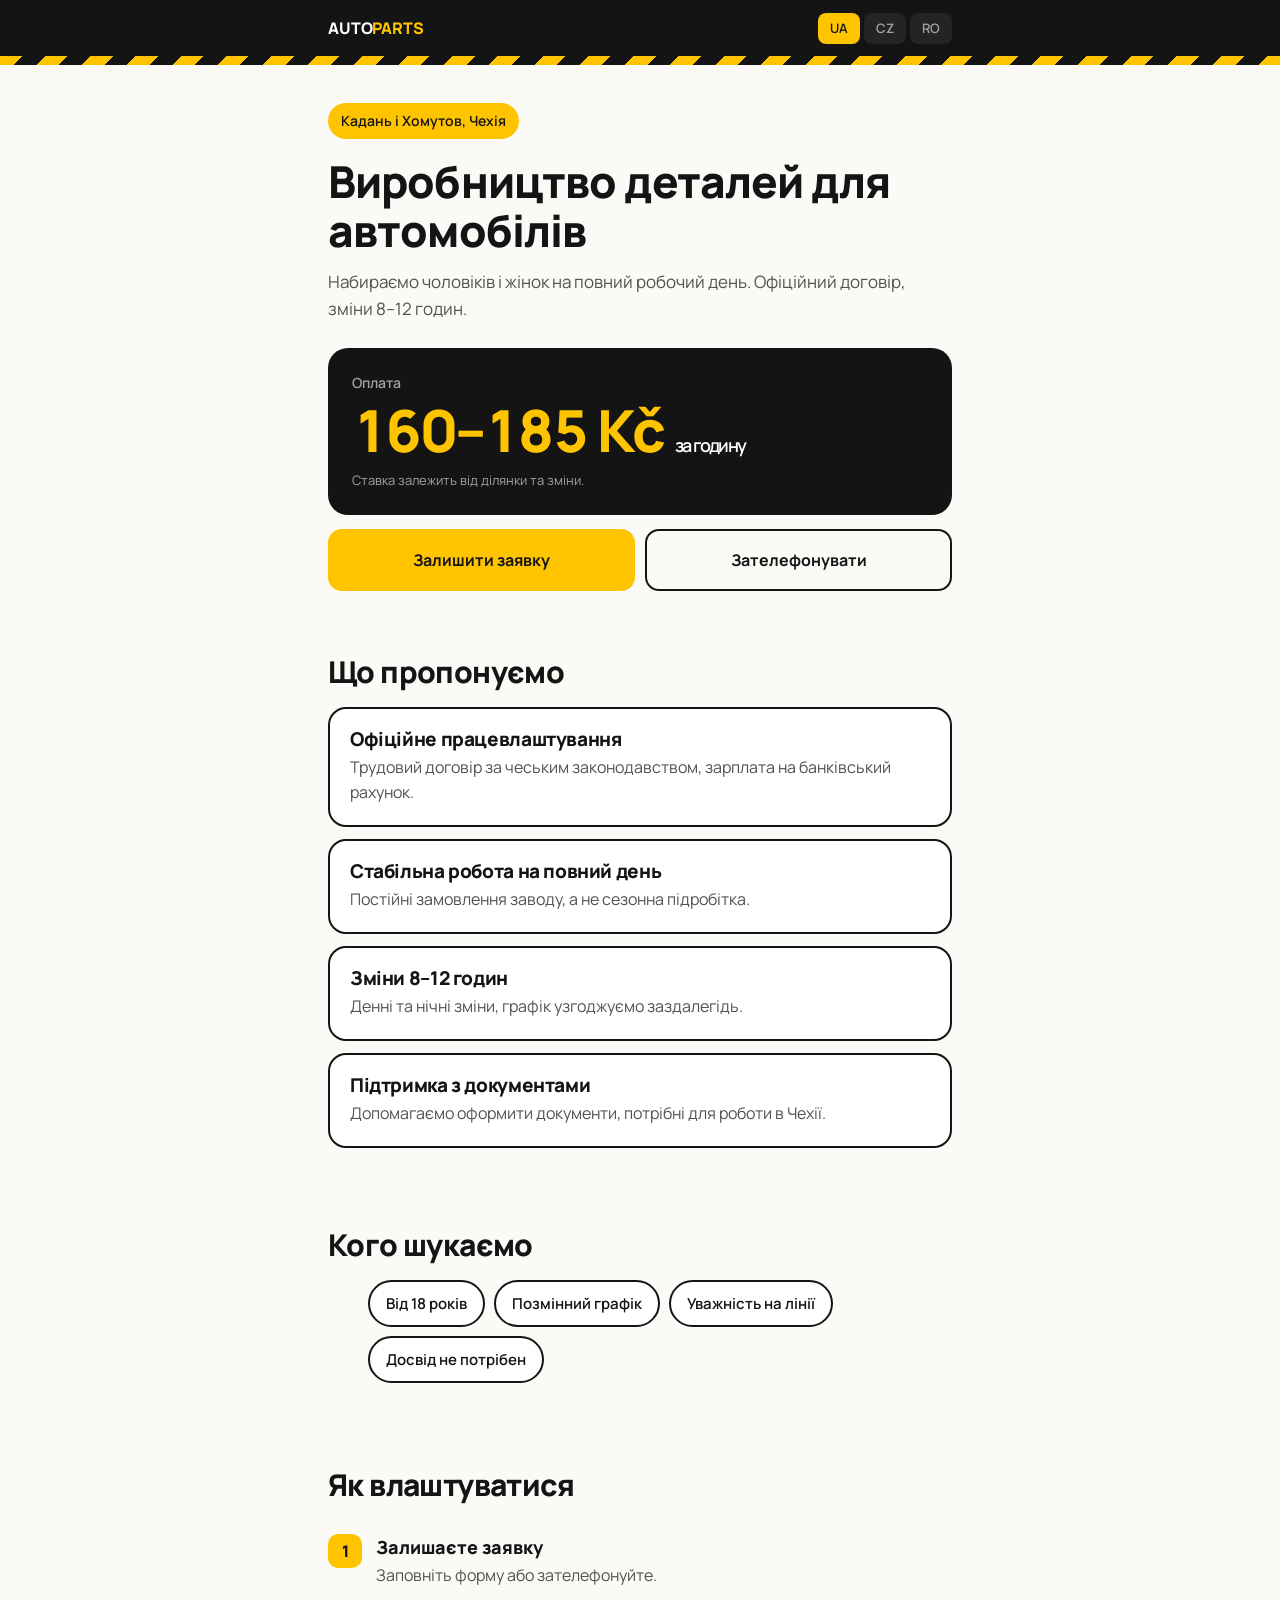
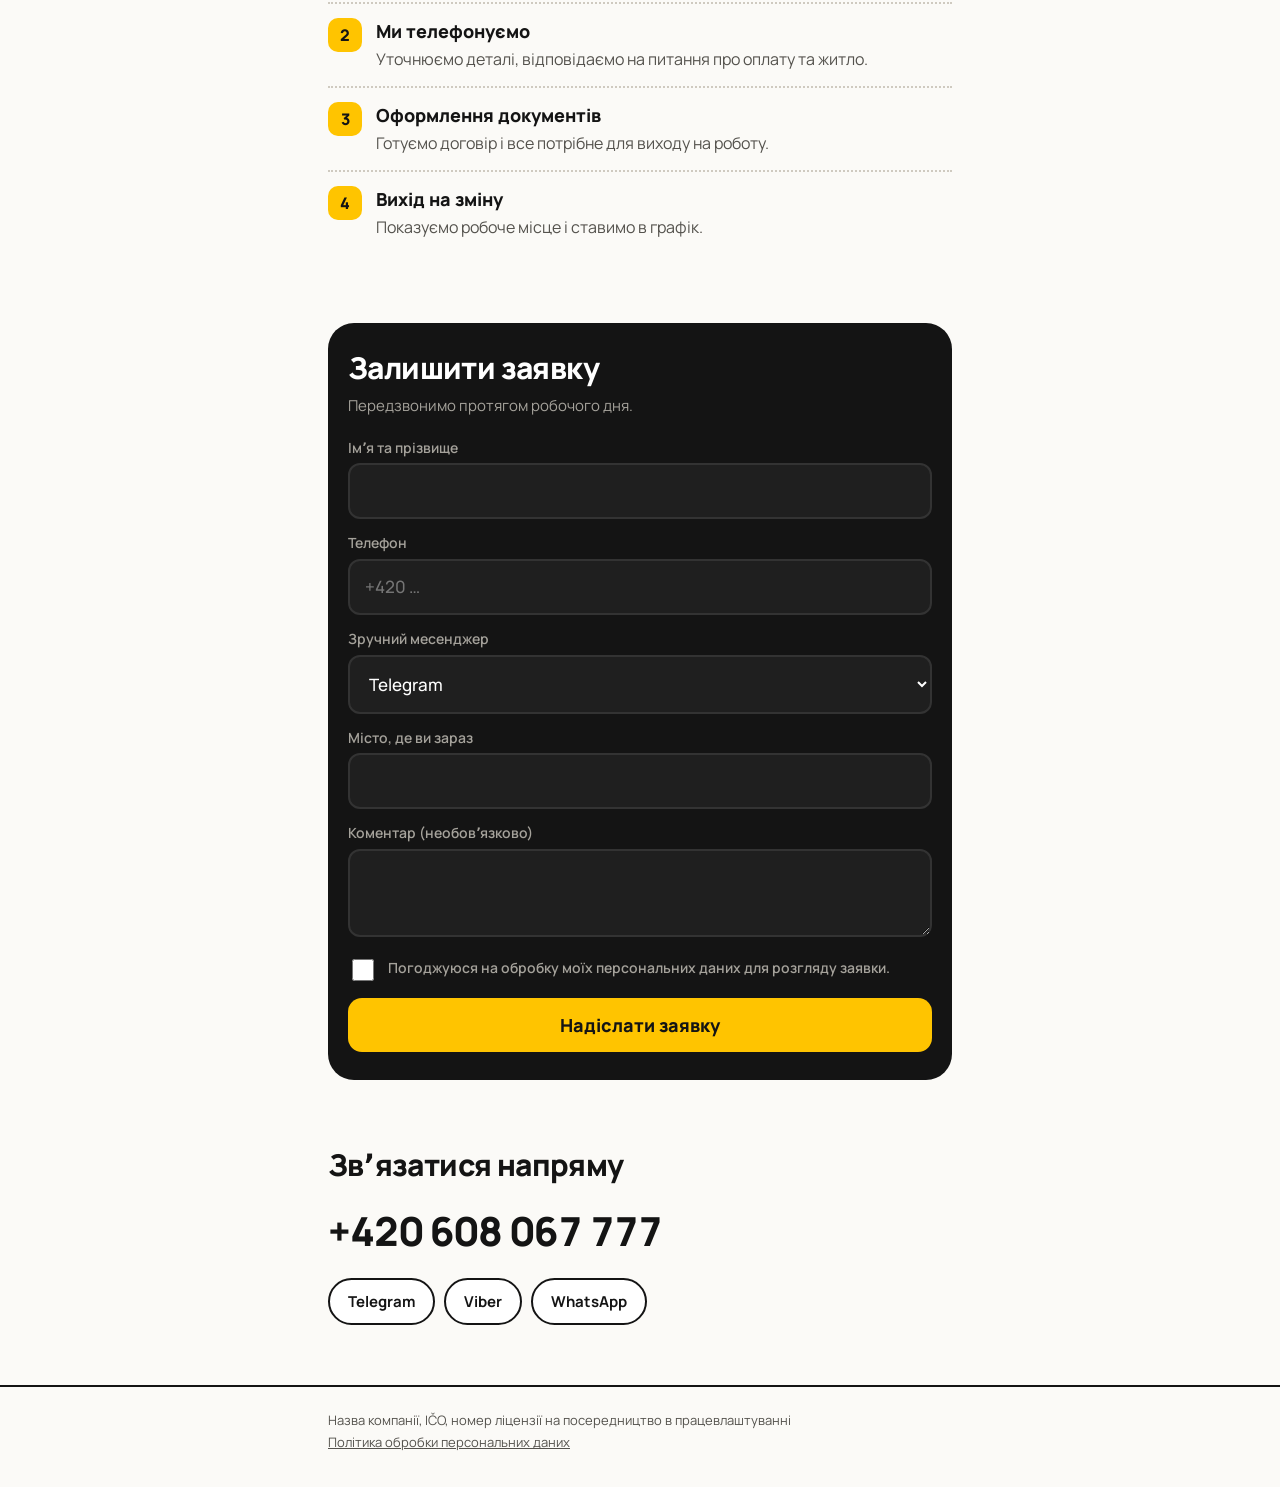
<file: variant mobile.html>
<!DOCTYPE html>
<html lang="uk">
<head>
<meta charset="utf-8">
<meta name="viewport" content="width=device-width, initial-scale=1">
<title>Виробництво деталей для автомобілів — Кадань, Хомутов</title>
<link rel="preconnect" href="https://fonts.googleapis.com">
<link rel="preconnect" href="https://fonts.gstatic.com" crossorigin>
<link href="https://fonts.googleapis.com/css2?family=Manrope:wght@400;500;600;800&display=swap" rel="stylesheet">
<style>
:root{
  --ink:#141414;
  --yellow:#FFC400;
  --yellow-deep:#E0AC00;
  --paper:#FBFAF7;
  --body:#54524D;
  --line:#141414;
}
*{box-sizing:border-box}
html{scroll-behavior:smooth}
body{margin:0;background:var(--paper);color:var(--ink);
  font-family:Manrope,system-ui,sans-serif;font-size:17px;line-height:1.55;-webkit-font-smoothing:antialiased;
  padding-bottom:84px}
@media(min-width:800px){body{padding-bottom:0}}
h1,h2,h3{margin:0;font-weight:800;line-height:1.12;letter-spacing:-.02em}
p{margin:0}
a{color:inherit}
.wrap{max-width:660px;margin:0 auto;padding:0 18px}

.bar{position:sticky;top:0;z-index:30;background:var(--ink);color:#fff}
.bar .wrap{display:flex;align-items:center;height:56px;gap:10px}
.mark{font-weight:800;font-size:16px;letter-spacing:-.01em}
.mark em{font-style:normal;color:var(--yellow)}
.langs{margin-left:auto;display:flex;gap:4px}
.langs button{font:600 13px/1 Manrope,sans-serif;background:#242424;color:#A5A29B;border:0;
  padding:9px 12px;border-radius:8px;cursor:pointer}
.langs button[aria-pressed="true"]{background:var(--yellow);color:var(--ink)}

.hazard{height:9px;background:repeating-linear-gradient(135deg,var(--yellow) 0 16px,var(--ink) 16px 32px)}

header{padding:38px 0 30px}
.place{display:inline-block;background:var(--yellow);font-weight:600;font-size:14px;
  padding:7px 13px;border-radius:999px;margin-bottom:18px}
h1{font-size:clamp(30px,8vw,44px)}
header .lead{margin-top:14px;color:var(--body);font-size:17px}

.paycard{margin-top:26px;background:var(--ink);color:#fff;border-radius:20px;padding:24px}
.paycard .lab{font-size:14px;color:#A5A29B;font-weight:600}
.paycard .val{font-size:clamp(40px,12vw,58px);font-weight:800;color:var(--yellow);letter-spacing:-.03em;
  line-height:1.05;margin-top:6px;font-variant-numeric:tabular-nums}
.paycard .unit{font-size:18px;color:#fff;font-weight:600}
.paycard .fine{font-size:13px;color:#A5A29B;margin-top:10px}

.actions{display:grid;grid-template-columns:1fr 1fr;gap:10px;margin-top:14px}
.btn{display:flex;align-items:center;justify-content:center;text-decoration:none;font-weight:700;
  border-radius:14px;padding:17px 14px;font-size:16px;border:2px solid var(--ink)}
.btn.solid{background:var(--yellow);border-color:var(--yellow)}
.btn.solid:hover{background:var(--yellow-deep);border-color:var(--yellow-deep)}
.btn.ghost:hover{background:var(--ink);color:#fff}

section{padding:34px 0}
h2{font-size:clamp(23px,5.5vw,30px);margin-bottom:18px}
.block{border:2px solid var(--line);border-radius:18px;padding:20px;background:#fff;margin-bottom:12px}
.block h3{font-size:19px;margin-bottom:5px}
.block p{color:var(--body);font-size:16px}
.tags{display:flex;flex-wrap:wrap;gap:9px}
.tags li{list-style:none;border:2px solid var(--line);border-radius:999px;padding:10px 16px;
  font-weight:600;font-size:15px;background:#fff}

.steps{list-style:none;counter-reset:s;margin:0;padding:0}
.steps li{counter-increment:s;display:flex;gap:14px;align-items:flex-start;padding:14px 0}
.steps li+li{border-top:2px dotted #CFCAC0}
.steps li:before{content:counter(s);flex:0 0 auto;width:34px;height:34px;border-radius:10px;
  background:var(--yellow);font:800 16px/34px Manrope,sans-serif;text-align:center}
.steps b{display:block;font-size:18px;font-weight:800}
.steps span{color:var(--body);font-size:16px}

.formsec{background:var(--ink);color:#fff;border-radius:26px;padding:28px 20px;margin:34px 0}
.formsec h2{color:#fff}
.formsec .sub{color:#A5A29B;font-size:15px;margin:-8px 0 20px}
.f{display:grid;gap:14px}
label{display:block;font:600 14px/1.4 Manrope,sans-serif;color:#A5A29B;margin-bottom:6px}
input,select,textarea{width:100%;background:#1F1F1F;color:#fff;border:2px solid #333;border-radius:12px;
  padding:15px;font:500 17px/1.3 Manrope,sans-serif}
input:focus,select:focus,textarea:focus{outline:none;border-color:var(--yellow)}
textarea{min-height:88px;resize:vertical}
.check{display:flex;gap:11px;align-items:flex-start;font-size:14px;color:#A5A29B;line-height:1.5}
.check input{width:22px;height:22px;flex:0 0 auto;margin-top:1px;accent-color:var(--yellow)}
button.send{background:var(--yellow);color:var(--ink);border:0;border-radius:14px;padding:18px;
  font:800 18px/1 Manrope,sans-serif;cursor:pointer;width:100%}
button.send:hover{background:var(--yellow-deep)}
button.send:disabled{opacity:.6;cursor:default}
.msg{font-size:15px;padding:14px;border-radius:12px;display:none}
.msg.ok{display:block;background:#17301E;color:#8FE3AA}
.msg.bad{display:block;background:#3A2A12;color:var(--yellow)}

.phone{display:block;font-size:clamp(26px,7vw,40px);font-weight:800;text-decoration:none;
  letter-spacing:-.02em;font-variant-numeric:tabular-nums}
.chips{display:flex;flex-wrap:wrap;gap:9px;margin-top:16px}
.chips a{text-decoration:none;border:2px solid var(--line);border-radius:999px;padding:10px 18px;
  font-weight:700;font-size:15px;background:#fff}
.chips a:hover{background:var(--ink);color:#fff}

footer{border-top:2px solid var(--line);margin-top:26px;padding:22px 0 34px;color:var(--body);font-size:13px;line-height:1.7}

.dock{position:fixed;left:0;right:0;bottom:0;z-index:40;background:var(--ink);
  padding:11px 14px calc(11px + env(safe-area-inset-bottom));display:flex;gap:9px}
.dock a{flex:1;text-align:center;text-decoration:none;font-weight:800;font-size:16px;padding:15px 8px;border-radius:12px}
.dock .call{background:var(--yellow);color:var(--ink)}
.dock .apply{background:#2A2A2A;color:#fff}
@media(min-width:800px){.dock{display:none}}
:focus-visible{outline:3px solid var(--yellow);outline-offset:2px}
@media (prefers-reduced-motion:reduce){*{transition:none!important}}
</style>
</head>
<body>

<div class="bar"><div class="wrap">
  <div class="mark">AUTO<em>PARTS</em></div>
  <div class="langs" role="group">
    <button data-lang="uk" aria-pressed="true">UA</button>
    <button data-lang="cs" aria-pressed="false">CZ</button>
    <button data-lang="ro" aria-pressed="false">RO</button>
  </div>
</div></div>
<div class="hazard"></div>

<header><div class="wrap">
  <div class="place" data-i="place"></div>
  <h1 data-i="h1"></h1>
  <p class="lead" data-i="lead"></p>

  <div class="paycard">
    <div class="lab" data-i="payLabel"></div>
    <div class="val"><span data-i="payValue"></span> <span class="unit" data-i="payUnit"></span></div>
    <div class="fine" data-i="payNote"></div>
  </div>

  <div class="actions">
    <a class="btn solid" href="#form" data-i="ctaApply"></a>
    <a class="btn ghost" href="tel:+420608067777" data-i="ctaCall"></a>
  </div>
</div></header>

<section><div class="wrap">
  <h2 data-i="offerTitle"></h2>
  <div class="block"><h3 data-i="o1t"></h3><p data-i="o1d"></p></div>
  <div class="block"><h3 data-i="o2t"></h3><p data-i="o2d"></p></div>
  <div class="block"><h3 data-i="o3t"></h3><p data-i="o3d"></p></div>
  <div class="block"><h3 data-i="o4t"></h3><p data-i="o4d"></p></div>
</div></section>

<section><div class="wrap">
  <h2 data-i="reqTitle"></h2>
  <ul class="tags">
    <li data-i="r1"></li><li data-i="r2"></li><li data-i="r3"></li><li data-i="r4"></li>
  </ul>
</div></section>

<section><div class="wrap">
  <h2 data-i="howTitle"></h2>
  <ol class="steps">
    <li><div><b data-i="s1t"></b><span data-i="s1d"></span></div></li>
    <li><div><b data-i="s2t"></b><span data-i="s2d"></span></div></li>
    <li><div><b data-i="s3t"></b><span data-i="s3d"></span></div></li>
    <li><div><b data-i="s4t"></b><span data-i="s4d"></span></div></li>
  </ol>
</div></section>

<div class="wrap"><div class="formsec" id="form">
  <h2 data-i="formTitle"></h2>
  <p class="sub" data-i="formSub"></p>
  <form id="applyForm" class="f" novalidate>
    <div><label for="f-name" data-i="fName"></label><input id="f-name" name="name" required autocomplete="name"></div>
    <div><label for="f-phone" data-i="fPhone"></label><input id="f-phone" name="phone" type="tel" required placeholder="+420 …" autocomplete="tel"></div>
    <div><label for="f-msg" data-i="fMessenger"></label>
      <select id="f-msg" name="messenger">
        <option>Telegram</option><option>Viber</option><option>WhatsApp</option><option data-i="fCall"></option>
      </select></div>
    <div><label for="f-city" data-i="fCity"></label><input id="f-city" name="city" autocomplete="address-level2"></div>
    <div><label for="f-note" data-i="fNote"></label><textarea id="f-note" name="note"></textarea></div>
    <div class="check"><input id="f-ok" type="checkbox" required>
      <label for="f-ok" style="margin:0" data-i="fConsent"></label></div>
    <button class="send" type="submit" data-i="fSubmit"></button>
    <div class="msg" id="formMsg"></div>
  </form>
</div></div>

<section><div class="wrap">
  <h2 data-i="contactTitle"></h2>
  <a class="phone" href="tel:+420608067777">+420 608 067 777</a>
  <div class="chips">
    <a href="https://t.me/+420608067777">Telegram</a>
    <a href="viber://chat?number=%2B420608067777">Viber</a>
    <a href="https://wa.me/420608067777">WhatsApp</a>
  </div>
</div></section>

<footer><div class="wrap">
  <p data-i="footCompany"></p>
  <p><a href="#" data-i="footPrivacy"></a></p>
</div></footer>

<nav class="dock">
  <a class="call" href="tel:+420608067777" data-i="ctaCall"></a>
  <a class="apply" href="#form" data-i="ctaApply"></a>
</nav>

<script>
const CONFIG = { formEndpoint:"", whatsapp:"420608067777", phone:"+420 608 067 777" };

const T = {
uk:{
 place:"Кадань і Хомутов, Чехія",
 h1:"Виробництво деталей для автомобілів",
 lead:"Набираємо чоловіків і жінок на повний робочий день. Офіційний договір, зміни 8–12 годин.",
 payLabel:"Оплата", payValue:"160–185 Kč", payUnit:"за годину",
 payNote:"Ставка залежить від ділянки та зміни.",
 ctaApply:"Залишити заявку", ctaCall:"Зателефонувати",
 offerTitle:"Що пропонуємо",
 o1t:"Офіційне працевлаштування", o1d:"Трудовий договір за чеським законодавством, зарплата на банківський рахунок.",
 o2t:"Стабільна робота на повний день", o2d:"Постійні замовлення заводу, а не сезонна підробітка.",
 o3t:"Зміни 8–12 годин", o3d:"Денні та нічні зміни, графік узгоджуємо заздалегідь.",
 o4t:"Підтримка з документами", o4d:"Допомагаємо оформити документи, потрібні для роботи в Чехії.",
 reqTitle:"Кого шукаємо",
 r1:"Від 18 років", r2:"Позмінний графік",
 r3:"Уважність на лінії", r4:"Досвід не потрібен",
 howTitle:"Як влаштуватися",
 s1t:"Залишаєте заявку", s1d:"Заповніть форму або зателефонуйте.",
 s2t:"Ми телефонуємо", s2d:"Уточнюємо деталі, відповідаємо на питання про оплату та житло.",
 s3t:"Оформлення документів", s3d:"Готуємо договір і все потрібне для виходу на роботу.",
 s4t:"Вихід на зміну", s4d:"Показуємо робоче місце і ставимо в графік.",
 formTitle:"Залишити заявку", formSub:"Передзвонимо протягом робочого дня.",
 fName:"Імʼя та прізвище", fPhone:"Телефон", fMessenger:"Зручний месенджер", fCall:"Дзвінок",
 fCity:"Місто, де ви зараз", fNote:"Коментар (необовʼязково)",
 fConsent:"Погоджуюся на обробку моїх персональних даних для розгляду заявки.",
 fSubmit:"Надіслати заявку", fSending:"Надсилаємо…",
 fOk:"Заявку надіслано. Ми зателефонуємо найближчим часом.",
 fErr:"Не вдалося надіслати. Зателефонуйте нам: "+CONFIG.phone,
 fFill:"Заповніть імʼя, телефон і підтвердіть згоду.",
 contactTitle:"Звʼязатися напряму",
 footCompany:"Назва компанії, IČO, номер ліцензії на посередництво в працевлаштуванні",
 footPrivacy:"Політика обробки персональних даних"
},
cs:{
 place:"Kadaň a Chomutov, ČR",
 h1:"Výroba dílů pro automobily",
 lead:"Nabíráme muže i ženy na plný úvazek. Oficiální smlouva, směny 8–12 hodin.",
 payLabel:"Mzda", payValue:"160–185 Kč", payUnit:"za hodinu",
 payNote:"Sazba závisí na provozu a směně.",
 ctaApply:"Poslat žádost", ctaCall:"Zavolat",
 offerTitle:"Co nabízíme",
 o1t:"Oficiální zaměstnání", o1d:"Pracovní smlouva podle českého práva, mzda na bankovní účet.",
 o2t:"Stabilní práce na plný úvazek", o2d:"Stálé zakázky závodu, ne sezónní brigáda.",
 o3t:"Směny 8–12 hodin", o3d:"Denní i noční směny, rozpis domlouváme dopředu.",
 o4t:"Podpora s dokumenty", o4d:"Pomůžeme vyřídit doklady potřebné pro práci v ČR.",
 reqTitle:"Koho hledáme",
 r1:"Od 18 let", r2:"Práce na směny",
 r3:"Pečlivost na lince", r4:"Praxe není nutná",
 howTitle:"Jak se přihlásit",
 s1t:"Pošlete žádost", s1d:"Vyplňte formulář nebo zavolejte.",
 s2t:"Zavoláme vám", s2d:"Upřesníme detaily a odpovíme na otázky ke mzdě i ubytování.",
 s3t:"Vyřídíme dokumenty", s3d:"Připravíme smlouvu a vše potřebné k nástupu.",
 s4t:"Nástup na směnu", s4d:"Ukážeme pracoviště a zařadíme vás do rozpisu.",
 formTitle:"Nezávazná žádost", formSub:"Ozveme se ještě během pracovního dne.",
 fName:"Jméno a příjmení", fPhone:"Telefon", fMessenger:"Preferovaný messenger", fCall:"Telefonát",
 fCity:"Město, kde se nacházíte", fNote:"Poznámka (nepovinné)",
 fConsent:"Souhlasím se zpracováním osobních údajů za účelem vyřízení žádosti.",
 fSubmit:"Odeslat žádost", fSending:"Odesíláme…",
 fOk:"Žádost odeslána. Brzy se vám ozveme.",
 fErr:"Odeslání se nezdařilo. Zavolejte nám: "+CONFIG.phone,
 fFill:"Vyplňte jméno, telefon a potvrďte souhlas.",
 contactTitle:"Kontaktujte nás přímo",
 footCompany:"Název společnosti, IČO, číslo povolení ke zprostředkování zaměstnání",
 footPrivacy:"Zásady zpracování osobních údajů"
},
ro:{
 place:"Kadaň și Chomutov, Cehia",
 h1:"Producție de piese auto",
 lead:"Angajăm bărbați și femei cu normă întreagă. Contract oficial, ture de 8–12 ore.",
 payLabel:"Salariu", payValue:"160–185 CZK", payUnit:"pe oră",
 payNote:"Tariful depinde de secție și de tură.",
 ctaApply:"Trimite cererea", ctaCall:"Sună acum",
 offerTitle:"Ce oferim",
 o1t:"Angajare oficială", o1d:"Contract de muncă conform legislației cehe, salariul în cont bancar.",
 o2t:"Loc de muncă stabil, normă întreagă", o2d:"Comenzi constante ale fabricii, nu muncă sezonieră.",
 o3t:"Ture de 8–12 ore", o3d:"Ture de zi și de noapte, programul se stabilește din timp.",
 o4t:"Sprijin cu actele", o4d:"Vă ajutăm să pregătiți documentele necesare pentru muncă în Cehia.",
 reqTitle:"Pe cine căutăm",
 r1:"De la 18 ani", r2:"Lucru în ture",
 r3:"Atenție pe linie", r4:"Fără experiență",
 howTitle:"Cum vă înscrieți",
 s1t:"Trimiteți cererea", s1d:"Completați formularul sau sunați-ne.",
 s2t:"Vă sunăm", s2d:"Clarificăm detaliile și răspundem la întrebări despre salariu și cazare.",
 s3t:"Pregătim actele", s3d:"Întocmim contractul și documentele necesare.",
 s4t:"Începeți tura", s4d:"Vă arătăm locul de muncă și vă includem în program.",
 formTitle:"Trimiteți o cerere", formSub:"Vă sunăm în aceeași zi lucrătoare.",
 fName:"Nume și prenume", fPhone:"Telefon", fMessenger:"Messenger preferat", fCall:"Apel telefonic",
 fCity:"Orașul în care vă aflați", fNote:"Mesaj (opțional)",
 fConsent:"Sunt de acord cu prelucrarea datelor mele personale pentru procesarea cererii.",
 fSubmit:"Trimite cererea", fSending:"Se trimite…",
 fOk:"Cererea a fost trimisă. Vă vom contacta în curând.",
 fErr:"Trimiterea a eșuat. Sunați-ne: "+CONFIG.phone,
 fFill:"Completați numele, telefonul și bifați acordul.",
 contactTitle:"Contactați-ne direct",
 footCompany:"Denumirea companiei, IČO, numărul licenței de mediere a muncii",
 footPrivacy:"Politica de prelucrare a datelor personale"
}
};

let lang="uk";
function apply(l){
  lang=l; document.documentElement.lang=l;
  document.querySelectorAll("[data-i]").forEach(el=>{
    const v=T[l][el.dataset.i]; if(v!==undefined) el.textContent=v;
  });
  document.querySelectorAll(".langs button").forEach(b=>
    b.setAttribute("aria-pressed", b.dataset.lang===l?"true":"false"));
  document.title = T[l].h1 + " — Kadaň, Chomutov";
}
document.querySelectorAll(".langs button").forEach(b=>b.addEventListener("click",()=>apply(b.dataset.lang)));
const nav=(navigator.language||"uk").slice(0,2);
apply(["uk","cs","ro"].includes(nav)?nav:"uk");

document.getElementById("applyForm").addEventListener("submit", async e=>{
  e.preventDefault();
  const f=e.target, box=document.getElementById("formMsg"), btn=f.querySelector("button.send");
  const d={name:f.name.value.trim(),phone:f.phone.value.trim(),messenger:f.messenger.value,
           city:f.city.value.trim(),note:f.note.value.trim()};
  if(!d.name||!d.phone||!f.querySelector("#f-ok").checked){
    box.className="msg bad"; box.textContent=T[lang].fFill; return;
  }
  if(!CONFIG.formEndpoint){
    const text=`${T[lang].formTitle}\n${T[lang].fName}: ${d.name}\n${T[lang].fPhone}: ${d.phone}\n${T[lang].fMessenger}: ${d.messenger}\n${T[lang].fCity}: ${d.city}\n${d.note}`;
    window.open(`https://wa.me/${CONFIG.whatsapp}?text=${encodeURIComponent(text)}`,"_blank");
    box.className="msg ok"; box.textContent=T[lang].fOk; f.reset(); return;
  }
  btn.disabled=true; btn.textContent=T[lang].fSending;
  try{
    const r=await fetch(CONFIG.formEndpoint,{method:"POST",
      headers:{"Content-Type":"application/json","Accept":"application/json"},
      body:JSON.stringify({...d,lang})});
    if(!r.ok) throw 0;
    box.className="msg ok"; box.textContent=T[lang].fOk; f.reset();
  }catch(_){ box.className="msg bad"; box.textContent=T[lang].fErr; }
  btn.disabled=false; btn.textContent=T[lang].fSubmit;
});
</script>
</body>
</html>
</file>
